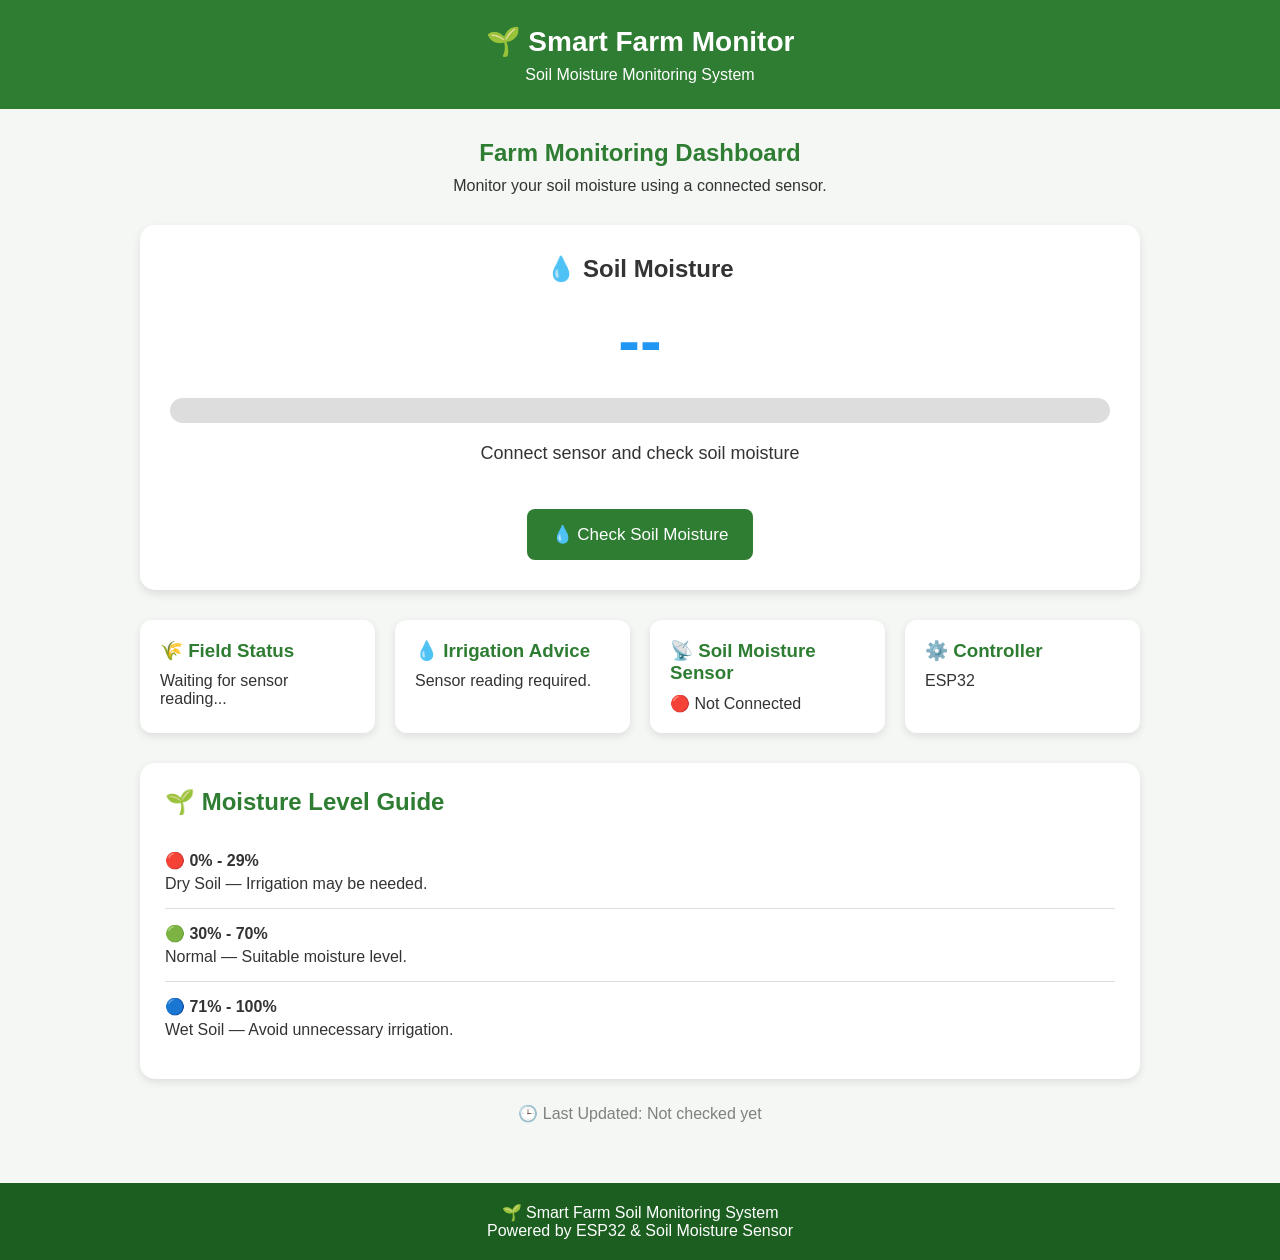
<file: index.html>
<!DOCTYPE html>
<html lang="en">

<head>
    <meta charset="UTF-8">
    <meta name="viewport" content="width=device-width, initial-scale=1.0">

    <title>Smart Farm - Soil Moisture Monitor</title>

    <link rel="stylesheet" href="style.css">
</head>

<body>

    <header>
        <div class="logo">
            🌱 Smart Farm Monitor
        </div>
        <p>Soil Moisture Monitoring System</p>
    </header>


    <main class="container">

        <section class="welcome">
            <h1>Farm Monitoring Dashboard</h1>
            <p>Monitor your soil moisture using a connected sensor.</p>
        </section>


        <section class="main-card">

            <h2>💧 Soil Moisture</h2>

            <!-- Sensor reading will appear here -->
            <p class="moisture">--</p>

            <div class="progress-container">
                <div class="progress-bar"></div>
            </div>

            <p class="status">
                Connect sensor and check soil moisture
            </p>

            <button id="check-btn">
                💧 Check Soil Moisture
            </button>

        </section>


        <section class="info-grid">

            <div class="card">
                <h3>🌾 Field Status</h3>
                <p id="field-status">
                    Waiting for sensor reading...
                </p>
            </div>


            <div class="card">
                <h3>💧 Irrigation Advice</h3>
                <p id="advice">
                    Sensor reading required.
                </p>
            </div>


            <div class="card">
                <h3>📡 Soil Moisture Sensor</h3>
                <p id="sensor-status">
                    🔴 Not Connected
                </p>
            </div>


            <div class="card">
                <h3>⚙️ Controller</h3>
                <p>
                    ESP32
                </p>
            </div>

        </section>


        <section class="guide">

            <h2>🌱 Moisture Level Guide</h2>

            <div class="guide-item">
                <span>🔴 0% - 29%</span>
                <p>Dry Soil — Irrigation may be needed.</p>
            </div>

            <div class="guide-item">
                <span>🟢 30% - 70%</span>
                <p>Normal — Suitable moisture level.</p>
            </div>

            <div class="guide-item">
                <span>🔵 71% - 100%</span>
                <p>Wet Soil — Avoid unnecessary irrigation.</p>
            </div>

        </section>


        <section class="update">
            <p>
                🕒 Last Updated:
                <span id="time">Not checked yet</span>
            </p>
        </section>

    </main>


    <footer>
        <p>🌱 Smart Farm Soil Monitoring System</p>
        <p>Powered by ESP32 & Soil Moisture Sensor</p>
    </footer>


    <script src="script.js"></script>

</body>

</html>
</file>
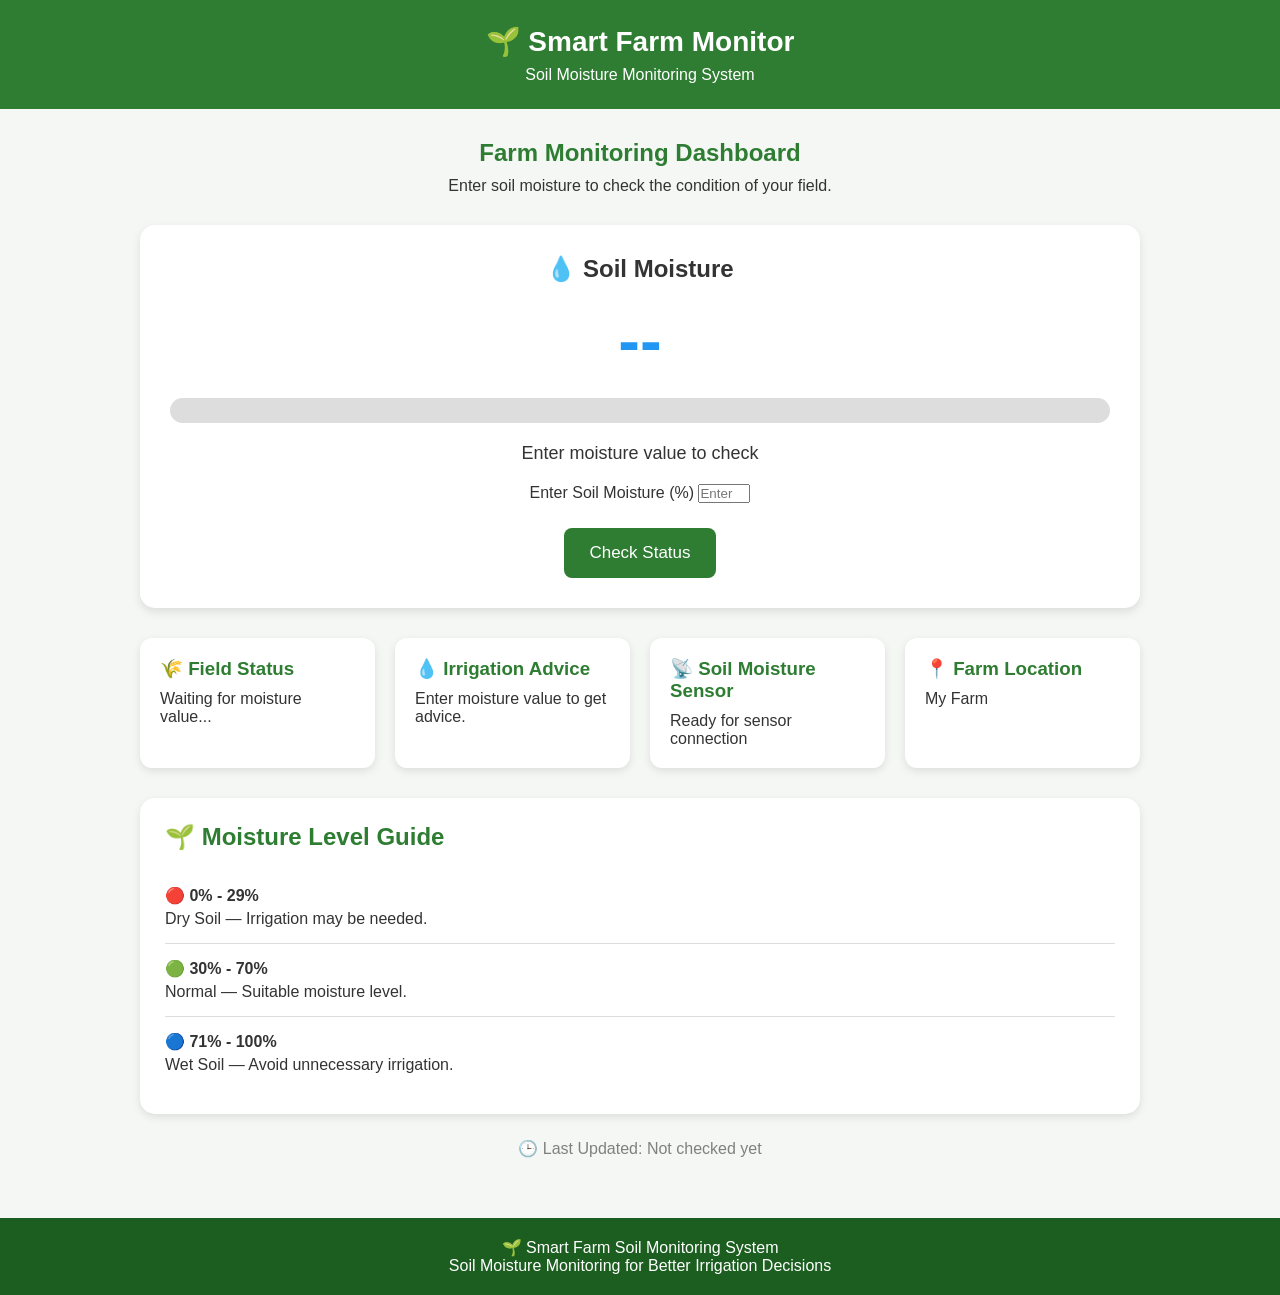
<file: intex.html>
<!DOCTYPE html>
<html lang="en">

<head>
    <meta charset="UTF-8">
    <meta name="viewport" content="width=device-width, initial-scale=1.0">

    <title>Smart Farm - Soil Moisture Monitor</title>

    <link rel="stylesheet" href="style.css">
</head>

<body>

    <!-- Header -->
    <header>
        <div class="logo">
            🌱 Smart Farm Monitor
        </div>
        <p>Soil Moisture Monitoring System</p>
    </header>


    <!-- Main Content -->
    <main class="container">

        <!-- Welcome -->
        <section class="welcome">
            <h1>Farm Monitoring Dashboard</h1>
            <p>Enter soil moisture to check the condition of your field.</p>
        </section>


        <!-- Main Card -->
        <section class="main-card">

            <h2>💧 Soil Moisture</h2>

            <p class="moisture">--</p>


            <!-- Progress Bar -->
            <div class="progress-container">
                <div class="progress-bar"></div>
            </div>


            <!-- Status -->
            <p class="status">
                Enter moisture value to check
            </p>


            <!-- Manual Input -->
            <div class="manual-input">

                <label for="moisture-input">
                    Enter Soil Moisture (%)
                </label>

                <input
                    type="number"
                    id="moisture-input"
                    min="0"
                    max="100"
                    placeholder="Enter value (0-100)"
                >

            </div>


            <!-- Button -->
            <button id="check-btn">
                Check Status
            </button>

        </section>


        <!-- Information Cards -->
        <section class="info-grid">

            <div class="card">
                <h3>🌾 Field Status</h3>
                <p id="field-status">
                    Waiting for moisture value...
                </p>
            </div>


            <div class="card">
                <h3>💧 Irrigation Advice</h3>
                <p id="advice">
                    Enter moisture value to get advice.
                </p>
            </div>


            <div class="card">
                <h3>📡 Soil Moisture Sensor</h3>
                <p id="sensor-status">
                    Ready for sensor connection
                </p>
            </div>


            <div class="card">
                <h3>📍 Farm Location</h3>
                <p>My Farm</p>
            </div>

        </section>


        <!-- Moisture Guide -->
        <section class="guide">

            <h2>🌱 Moisture Level Guide</h2>

            <div class="guide-item">
                <span>🔴 0% - 29%</span>
                <p>Dry Soil — Irrigation may be needed.</p>
            </div>

            <div class="guide-item">
                <span>🟢 30% - 70%</span>
                <p>Normal — Suitable moisture level.</p>
            </div>

            <div class="guide-item">
                <span>🔵 71% - 100%</span>
                <p>Wet Soil — Avoid unnecessary irrigation.</p>
            </div>

        </section>


        <!-- Time -->
        <section class="update">
            <p>
                🕒 Last Updated:
                <span id="time">Not checked yet</span>
            </p>
        </section>

    </main>


    <!-- Footer -->
    <footer>
        <p>🌱 Smart Farm Soil Monitoring System</p>
        <p>Soil Moisture Monitoring for Better Irrigation Decisions</p>
    </footer>


    <!-- JavaScript -->
    <script src="script.js"></script>

</body>

</html>
</file>
<file: style.css>
* {
    margin: 0;
    padding: 0;
    box-sizing: border-box;
}

body {
    font-family: Arial, sans-serif;
    background: #f4f7f4;
    color: #333;
}

header {
    background: #2e7d32;
    color: white;
    text-align: center;
    padding: 25px;
}

.logo {
    font-size: 28px;
    font-weight: bold;
}

header p {
    margin-top: 8px;
}

.container {
    width: 90%;
    max-width: 1000px;
    margin: auto;
    padding: 30px 0;
}

.welcome {
    text-align: center;
    margin-bottom: 30px;
}

.welcome h1 {
    color: #2e7d32;
    margin-bottom: 10px;
}

.main-card {
    background: white;
    padding: 30px;
    text-align: center;
    border-radius: 15px;
    margin-bottom: 30px;
    box-shadow: 0 4px 10px rgba(0, 0, 0, 0.1);
}

.moisture {
    font-size: 65px;
    font-weight: bold;
    color: #2196f3;
    margin: 20px;
}

.status {
    font-size: 18px;
    margin: 20px 0;
}

.progress-container {
    width: 100%;
    height: 25px;
    background: #ddd;
    border-radius: 20px;
    overflow: hidden;
}

.progress-bar {
    width: 0%;
    height: 100%;
    background: #2196f3;
    transition: width 0.5s;
}

#check-btn {
    background: #2e7d32;
    color: white;
    border: none;
    padding: 15px 25px;
    margin-top: 25px;
    font-size: 17px;
    border-radius: 8px;
    cursor: pointer;
}

#check-btn:hover {
    background: #1b5e20;
}

.info-grid {
    display: grid;
    grid-template-columns: repeat(auto-fit, minmax(200px, 1fr));
    gap: 20px;
    margin-bottom: 30px;
}

.card {
    background: white;
    padding: 20px;
    border-radius: 12px;
    box-shadow: 0 3px 8px rgba(0, 0, 0, 0.1);
}

.card h3 {
    color: #2e7d32;
    margin-bottom: 10px;
}

.guide {
    background: white;
    padding: 25px;
    border-radius: 15px;
    box-shadow: 0 3px 8px rgba(0, 0, 0, 0.1);
}

.guide h2 {
    color: #2e7d32;
    margin-bottom: 20px;
}

.guide-item {
    border-bottom: 1px solid #ddd;
    padding: 15px 0;
}

.guide-item:last-child {
    border-bottom: none;
}

.guide-item span {
    font-weight: bold;
}

.guide-item p {
    margin-top: 5px;
}

.update {
    text-align: center;
    margin-top: 25px;
    color: gray;
}

footer {
    background: #1b5e20;
    color: white;
    text-align: center;
    padding: 20px;
    margin-top: 30px;
}

@media (max-width: 600px) {

    .moisture {
        font-size: 50px;
    }

    .logo {
        font-size: 22px;
    }

}
</file>
